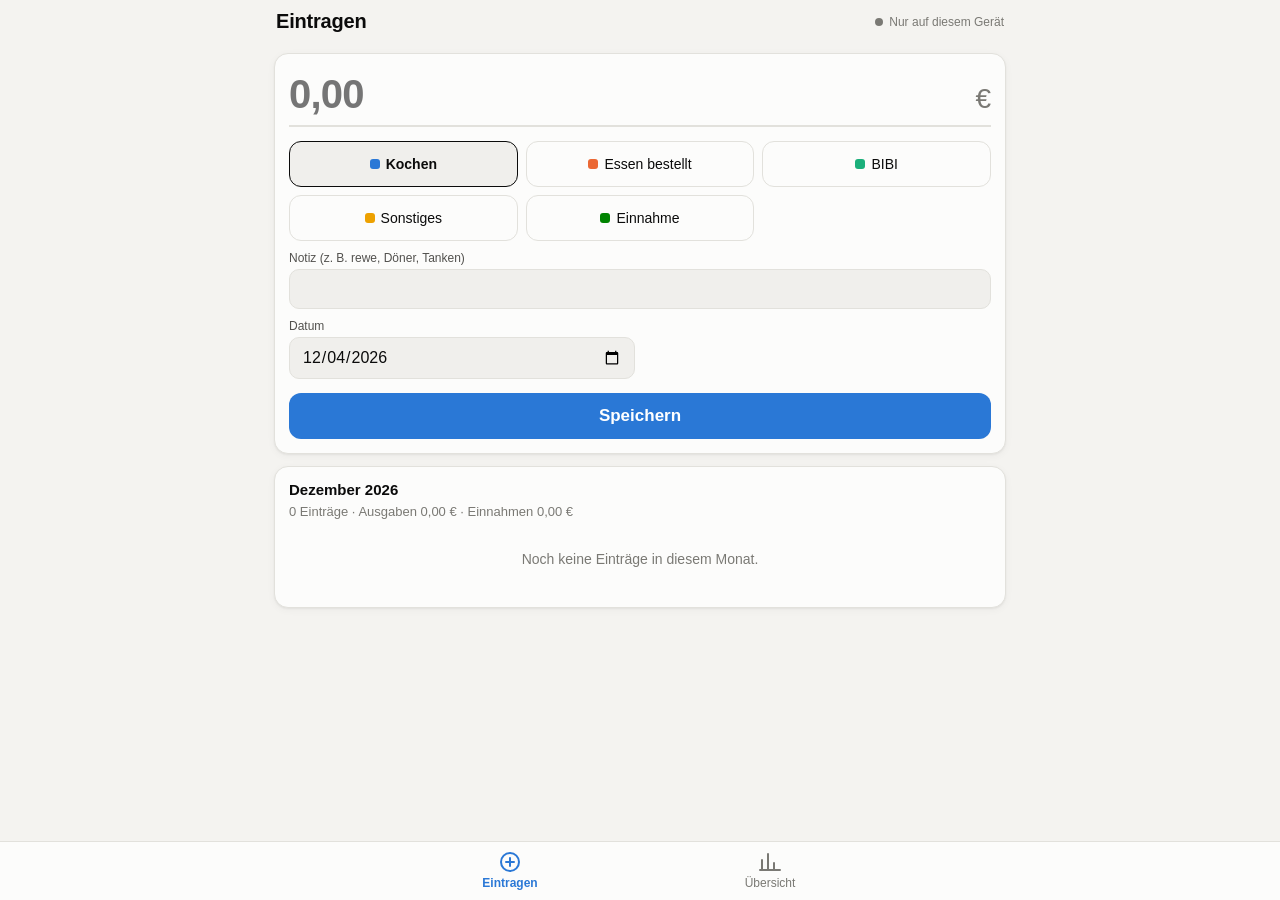
<file: index.html>
<!DOCTYPE html>
<html lang="de">
<head>
<meta charset="utf-8">
<meta name="viewport" content="width=device-width, initial-scale=1, viewport-fit=cover">
<meta name="theme-color" content="#f4f3f0" media="(prefers-color-scheme: light)">
<meta name="theme-color" content="#111110" media="(prefers-color-scheme: dark)">
<meta name="apple-mobile-web-app-capable" content="yes">
<meta name="apple-mobile-web-app-status-bar-style" content="default">
<meta name="apple-mobile-web-app-title" content="Ausgaben">
<meta name="robots" content="noindex, nofollow, noarchive">
<meta name="googlebot" content="noindex, nofollow">
<link rel="manifest" href="manifest.webmanifest">
<link rel="icon" href="icon.svg" type="image/svg+xml">
<link rel="apple-touch-icon" href="icon-192.png">
<link rel="stylesheet" href="app.css">
<title>Ausgaben – Eintragen</title>
</head>
<body>
<header class="top">
  <h1>Eintragen</h1>
  <div class="sync-badge" id="sync"></div>
</header>

<main>
  <form class="card" id="form" autocomplete="off">
    <div class="amount-row">
      <input id="amount" inputmode="decimal" placeholder="0,00" aria-label="Betrag in Euro" enterkeyhint="done">
      <span class="cur">€</span>
    </div>

    <div class="chips" id="chips" role="group" aria-label="Kategorie"></div>

    <div class="field">
      <label for="label">Notiz (z. B. rewe, Döner, Tanken)</label>
      <input id="label" list="labels" maxlength="60" enterkeyhint="done">
      <datalist id="labels"></datalist>
    </div>

    <div class="row2">
      <div class="field">
        <label for="date">Datum</label>
        <input id="date" type="date">
      </div>
      <div class="field" id="rlwrap">
        <label>&nbsp;</label>
        <label class="toggle" style="margin-top:6px"><input type="checkbox" id="rl"> aus Rücklage bezahlt</label>
      </div>
    </div>

    <button class="btn primary" id="save" type="submit">Speichern</button>
    <div class="btn-row" id="editbar" hidden>
      <button class="btn small" type="button" id="cancel">Abbrechen</button>
      <button class="btn small danger" type="button" id="del">Löschen</button>
    </div>
  </form>

  <section class="card">
    <h2 id="listhead">Diesen Monat</h2>
    <div id="totals" class="small muted" style="margin:-4px 0 6px"></div>
    <div id="list"></div>
  </section>
</main>

<nav class="tabbar">
  <a href="index.html" aria-current="page">
    <svg viewBox="0 0 24 24" fill="none" stroke="currentColor" stroke-width="2" stroke-linecap="round"><circle cx="12" cy="12" r="9"/><path d="M12 8v8M8 12h8"/></svg>
    Eintragen
  </a>
  <a href="dashboard.html">
    <svg viewBox="0 0 24 24" fill="none" stroke="currentColor" stroke-width="2" stroke-linecap="round"><path d="M4 20V10M10 20V4M16 20v-7M22 20H2"/></svg>
    Übersicht
  </a>
</nav>

<script src="app.js"></script>
<script>
(function () {
  const { CATS, CAT, el, eur, parseAmount, todayISO, monthOf, monthLabel } = App;
  const $ = s => document.querySelector(s);
  const amount = $('#amount'), label = $('#label'), date = $('#date'), rl = $('#rl');
  let cat = 'kochen', editing = null;

  App.mountSyncBadge($('#sync'));

  // Kategorie-Chips
  const chips = $('#chips');
  CATS.forEach(c => chips.append(el('button', {
    type: 'button', class: 'chip', 'data-cat': c.id, 'aria-pressed': c.id === cat ? 'true' : 'false',
    onclick: () => setCat(c.id)
  }, el('span', { class: 'sw', style: `background:${c.color}` }), c.name)));
  function setCat(id) {
    cat = id;
    chips.querySelectorAll('.chip').forEach(b => b.setAttribute('aria-pressed', b.dataset.cat === id ? 'true' : 'false'));
    $('#rlwrap').style.visibility = CAT[id].rl ? 'visible' : 'hidden';
    if (!CAT[id].rl) rl.checked = false;
    const dl = $('#labels'); dl.replaceChildren(...App.labelsFor(id).map(v => el('option', { value: v })));
  }

  function reset() {
    editing = null;
    amount.value = ''; label.value = ''; rl.checked = false; date.value = todayISO();
    $('#save').textContent = 'Speichern'; $('#editbar').hidden = true;
  }

  $('#form').addEventListener('submit', ev => {
    ev.preventDefault();
    const v = parseAmount(amount.value);
    if (!(v > 0)) { amount.focus(); App.toast('Bitte einen Betrag eingeben'); return; }
    const entry = { cat, amount: v, label: label.value.trim(), date: date.value || todayISO(), rl: CAT[cat].rl && rl.checked };
    if (editing) entry.id = editing;
    App.upsert(entry);
    App.toast(`${editing ? 'Geändert' : 'Gespeichert'}: ${eur(v)} · ${CAT[cat].name}`);
    reset();
    amount.focus();
  });
  $('#cancel').onclick = reset;
  $('#del').onclick = () => {
    if (editing && confirm('Eintrag löschen?')) { App.remove(editing); App.toast('Gelöscht'); reset(); }
  };

  function edit(e) {
    editing = e.id;
    amount.value = String(e.amount).replace('.', ',');
    label.value = e.label || ''; date.value = e.date; setCat(e.cat); rl.checked = !!e.rl;
    $('#save').textContent = 'Änderung speichern'; $('#editbar').hidden = false;
    window.scrollTo({ top: 0, behavior: 'smooth' });
  }

  function render() {
    const ym = monthOf(todayISO());
    const s = App.summary(ym);
    $('#listhead').textContent = monthLabel(ym);
    $('#totals').textContent = `${s.list.length} Einträge · Ausgaben ${eur(s.variabelReal)} · Einnahmen ${eur(s.einnahmen)}`;
    const list = $('#list');
    if (!s.list.length) { list.replaceChildren(el('div', { class: 'empty' }, 'Noch keine Einträge in diesem Monat.')); return; }
    const byDay = new Map();
    s.list.forEach(e => { if (!byDay.has(e.date)) byDay.set(e.date, []); byDay.get(e.date).push(e); });
    const frag = [];
    for (const [d, items] of byDay) {
      const dt = new Date(d + 'T12:00');
      const out = items.filter(i => !CAT[i.cat].income).reduce((a, i) => a + i.amount, 0);
      frag.push(el('div', { class: 'day' },
        el('div', { class: 'day-head' },
          el('span', {}, dt.toLocaleDateString('de-DE', { weekday: 'short', day: '2-digit', month: '2-digit' })),
          el('span', {}, out ? eur(out) : '')),
        items.map(e => el('div', { class: 'entry', tabindex: '0', onclick: () => edit(e), onkeydown: k => { if (k.key === 'Enter') edit(e); } },
          el('span', { class: 'sw', style: `background:${CAT[e.cat].color}` }),
          el('div', { class: 'lbl' },
            el('b', {}, e.label || CAT[e.cat].name),
            el('span', {}, CAT[e.cat].name, e.rl ? el('span', { class: 'tag' }, 'Rücklage') : null)),
          el('span', { class: 'amt' + (CAT[e.cat].income ? ' inc' : '') }, (CAT[e.cat].income ? '+' : '') + eur(e.amount))
        ))));
    }
    list.replaceChildren(...frag);
  }

  App.onChange(render);
  setCat(cat); reset(); render();
})();
</script>
</body>
</html>
</file>
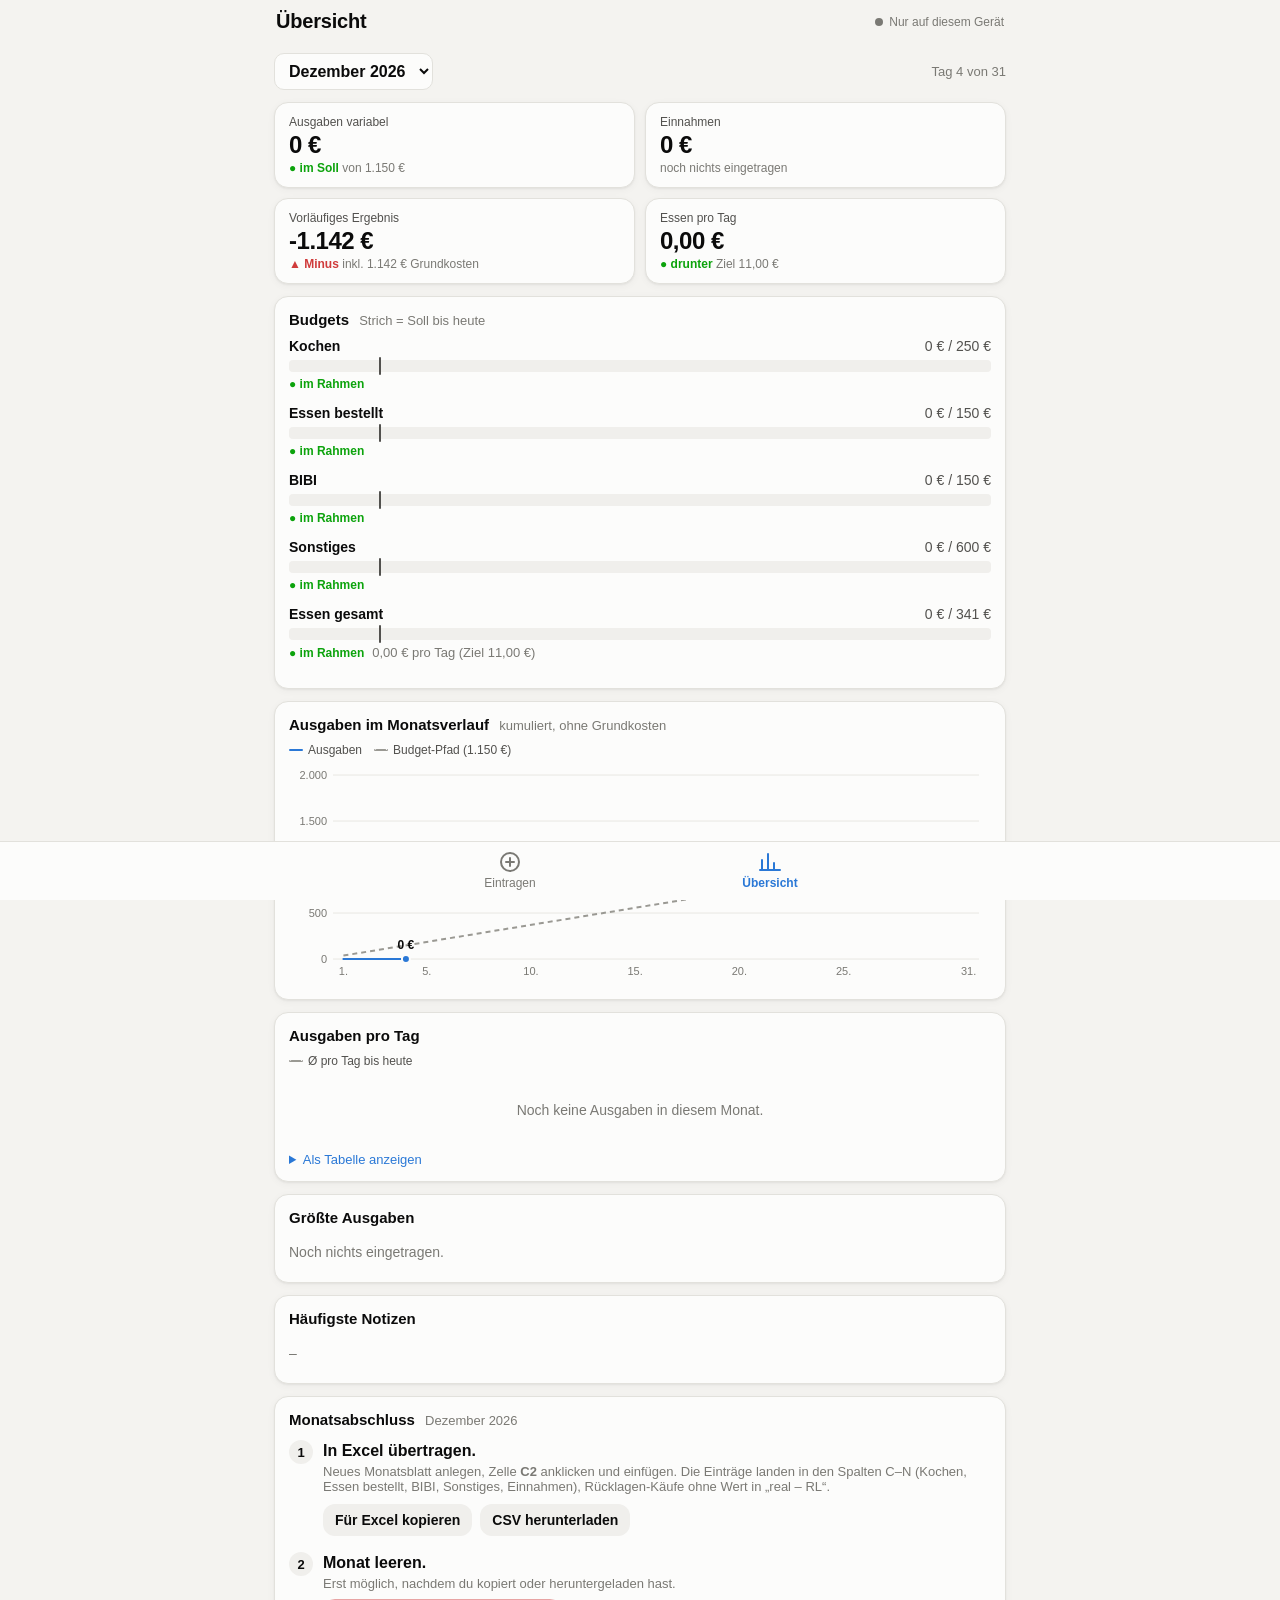
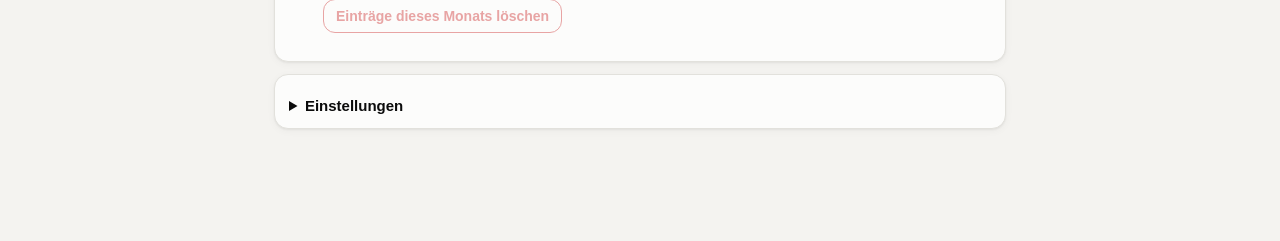
<file: dashboard.html>
<!DOCTYPE html>
<html lang="de">
<head>
<meta charset="utf-8">
<meta name="viewport" content="width=device-width, initial-scale=1, viewport-fit=cover">
<meta name="theme-color" content="#f4f3f0" media="(prefers-color-scheme: light)">
<meta name="theme-color" content="#111110" media="(prefers-color-scheme: dark)">
<meta name="apple-mobile-web-app-capable" content="yes">
<meta name="apple-mobile-web-app-title" content="Ausgaben">
<meta name="robots" content="noindex, nofollow, noarchive">
<meta name="googlebot" content="noindex, nofollow">
<link rel="manifest" href="manifest.webmanifest">
<link rel="icon" href="icon.svg" type="image/svg+xml">
<link rel="apple-touch-icon" href="icon-192.png">
<link rel="stylesheet" href="app.css">
<title>Ausgaben – Übersicht</title>
</head>
<body>
<header class="top">
  <h1>Übersicht</h1>
  <div class="sync-badge" id="sync"></div>
</header>

<main>
  <div class="monthbar">
    <select id="month" aria-label="Monat wählen"></select>
    <span class="small muted" id="daynote"></span>
  </div>

  <div class="tiles" id="tiles"></div>

  <section class="card">
    <h2>Budgets <span class="sub">Strich = Soll bis heute</span></h2>
    <div id="budgets"></div>
  </section>

  <section class="card">
    <h2>Ausgaben im Monatsverlauf <span class="sub">kumuliert, ohne Grundkosten</span></h2>
    <div class="legend" id="cumLegend"></div>
    <div class="chart" id="cum"></div>
  </section>

  <section class="card">
    <h2>Ausgaben pro Tag</h2>
    <div class="legend" id="dayLegend"></div>
    <div class="chart" id="daily"></div>
    <details><summary>Als Tabelle anzeigen</summary><div id="dailyTable" style="overflow-x:auto;margin-top:8px"></div></details>
  </section>

  <section class="card">
    <h2>Größte Ausgaben</h2>
    <ul class="toplist" id="top"></ul>
  </section>

  <section class="card">
    <h2>Häufigste Notizen</h2>
    <ul class="toplist" id="freq"></ul>
  </section>

  <section class="card" id="close">
    <h2>Monatsabschluss <span class="sub" id="closeMonth"></span></h2>
    <ol class="steps">
      <li id="st1">
        <b>In Excel übertragen.</b>
        <div class="small muted" style="margin:4px 0 8px">Neues Monatsblatt anlegen, Zelle <b>C2</b> anklicken und einfügen. Die Einträge landen in den Spalten C–N (Kochen, Essen bestellt, BIBI, Sonstiges, Einnahmen), Rücklagen-Käufe ohne Wert in „real – RL“.</div>
        <div class="btn-row">
          <button class="btn small" id="copy">Für Excel kopieren</button>
          <button class="btn small" id="dlcsv">CSV herunterladen</button>
        </div>
        <div class="small" id="overflow" style="color:var(--critical);margin-top:6px" hidden></div>
      </li>
      <li id="st2">
        <b>Monat leeren.</b>
        <div class="small muted" style="margin:4px 0 8px">Erst möglich, nachdem du kopiert oder heruntergeladen hast.</div>
        <button class="btn small danger" id="clear" disabled>Einträge dieses Monats löschen</button>
      </li>
    </ol>
  </section>

  <section class="card">
    <details id="settingsBox">
      <summary style="font-size:15px;font-weight:600;color:var(--text-primary)">Einstellungen</summary>
      <form id="settings" autocomplete="off">
        <div class="row2">
          <div class="field"><label for="s_grund">Grundkosten / Monat (€)</label><input id="s_grund" inputmode="decimal"></div>
          <div class="field"><label for="s_tag">Essen max. pro Tag (€)</label><input id="s_tag" inputmode="decimal"></div>
        </div>
        <div class="row2">
          <div class="field"><label for="s_kochen">Budget Kochen</label><input id="s_kochen" inputmode="decimal"></div>
          <div class="field"><label for="s_essen">Budget Essen bestellt</label><input id="s_essen" inputmode="decimal"></div>
        </div>
        <div class="row2">
          <div class="field"><label for="s_bibi">Budget BIBI</label><input id="s_bibi" inputmode="decimal"></div>
          <div class="field"><label for="s_sonst">Budget Sonstiges</label><input id="s_sonst" inputmode="decimal"></div>
        </div>
        <label class="toggle"><input type="checkbox" id="s_comma"> Komma als Dezimaltrennzeichen im Export (deutsches Excel)</label>

        <div class="btn-row">
          <button class="btn small" type="submit" style="background:var(--accent);color:var(--accent-ink)">Speichern</button>
        </div>
        <h2 style="margin:20px 0 4px">Datensicherung</h2>
        <div class="small muted">Deine Einträge liegen nur auf diesem Gerät. Ab und zu ein Backup speichern (z. B. in iCloud/Google Drive).</div>
        <div class="btn-row">
          <button class="btn small" type="button" id="backup">Backup speichern</button>
          <button class="btn small" type="button" id="restore">Backup einspielen</button>
          <input type="file" id="restoreFile" accept=".json,application/json" hidden>
        </div>
      </form>
    </details>
  </section>
</main>

<nav class="tabbar">
  <a href="index.html">
    <svg viewBox="0 0 24 24" fill="none" stroke="currentColor" stroke-width="2" stroke-linecap="round"><circle cx="12" cy="12" r="9"/><path d="M12 8v8M8 12h8"/></svg>
    Eintragen
  </a>
  <a href="dashboard.html" aria-current="page">
    <svg viewBox="0 0 24 24" fill="none" stroke="currentColor" stroke-width="2" stroke-linecap="round"><path d="M4 20V10M10 20V4M16 20v-7M22 20H2"/></svg>
    Übersicht
  </a>
</nav>

<script src="app.js"></script>
<script>
(function () {
  const { CATS, CAT, EXPENSE_CATS, el, eur, eur0, parseAmount, todayISO, monthOf, monthLabel } = App;
  const $ = s => document.querySelector(s);
  const NS = 'http://www.w3.org/2000/svg';
  const sv = (tag, attrs = {}) => { const n = document.createElementNS(NS, tag); for (const [k, v] of Object.entries(attrs)) n.setAttribute(k, v); return n; };
  let ym = monthOf(todayISO());

  App.mountSyncBadge($('#sync'));

  /* ---------- Monat ---------- */
  function fillMonths() {
    const sel = $('#month');
    const ms = App.months();
    if (!ms.includes(ym)) ym = ms[0];
    sel.replaceChildren(...ms.map(m => el('option', { value: m, selected: m === ym }, monthLabel(m))));
  }
  $('#month').onchange = e => { ym = e.target.value; render(); };

  /* ---------- Kacheln ---------- */
  function tile(k, v, d, status) {
    return el('div', { class: 'tile' }, el('div', { class: 'k' }, k), el('div', { class: 'v' }, v),
      el('div', { class: 'd' }, status || null, d ? ' ' + d : null));
  }
  function statusEl(kind, text) {
    const icon = { good: '●', crit: '▲', warn: '◆' }[kind];
    return el('span', { class: 'status ' + kind }, icon + ' ' + text);
  }

  /* ---------- Budgets ---------- */
  function budgets(s) {
    const box = $('#budgets'); box.replaceChildren();
    const pace = s.isCurrent ? s.dayNow / s.days : 1;
    const rows = [
      ...EXPENSE_CATS.map(c => ({ name: c.name, color: c.color, val: c.rl ? s.by[c.id].ohneRL : s.by[c.id].real, budget: App.settings.budgets[c.id] || 0, note: c.rl && s.by[c.id].real !== s.by[c.id].ohneRL ? `+ ${eur(s.by[c.id].real - s.by[c.id].ohneRL)} aus Rücklagen` : '' })),
      { name: 'Essen gesamt', color: 'var(--text-secondary)', val: s.essen, budget: App.settings.essenProTag * s.days, note: `${eur(s.essenProTag)} pro Tag (Ziel ${eur(App.settings.essenProTag)})` },
    ];
    for (const r of rows) {
      const max = Math.max(r.budget, r.val) || 1;
      const within = Math.min(r.val, r.budget || r.val);
      const over = r.budget ? Math.max(0, r.val - r.budget) : 0;
      const ratio = r.budget ? r.val / (r.budget * pace) : 0;
      const st = !r.budget ? null : r.val > r.budget ? statusEl('crit', 'über Budget') : ratio > 1.05 ? statusEl('warn', 'über Soll') : statusEl('good', 'im Rahmen');
      const track = el('div', { class: 'track', role: 'img', 'aria-label': `${r.name}: ${eur(r.val)} von ${eur(r.budget)}` },
        el('div', { class: 'fill', style: `width:${within / max * 100}%;background:${r.color}` }),
        over ? el('div', { class: 'over', style: `left:calc(${within / max * 100}% + 2px);width:calc(${over / max * 100}% - 2px)` }) : null,
        r.budget && s.isCurrent ? el('div', { class: 'pace', style: `left:calc(${r.budget * pace / max * 100}% - 1px)`, title: `Soll bis heute: ${eur(r.budget * pace)}` }) : null);
      box.append(el('div', { class: 'budget' },
        el('div', { class: 'bh' }, el('b', {}, r.name), el('span', { class: 'val' }, `${eur0(r.val)} / ${r.budget ? eur0(r.budget) : '–'}`)),
        track,
        el('div', { class: 'small muted', style: 'margin-top:5px;display:flex;gap:8px;flex-wrap:wrap' }, st, r.note || null)));
    }
  }

  /* ---------- Diagramm-Helfer ---------- */
  function niceMax(v) {
    if (v <= 0) return 100;
    const p = Math.pow(10, Math.floor(Math.log10(v))); const n = v / p;
    return (n <= 1 ? 1 : n <= 2 ? 2 : n <= 2.5 ? 2.5 : n <= 5 ? 5 : 10) * p;
  }
  function tipBox(container) {
    let t = container.querySelector('.tip');
    if (!t) { t = el('div', { class: 'tip', role: 'tooltip' }); container.append(t); }
    return t;
  }
  function showTip(container, x, y, title, rows) {
    const t = tipBox(container);
    t.replaceChildren(el('div', { class: 't' }, title), ...rows.map(r => el('div', { class: 'r' },
      el('span', {}, r.color ? el('i', { style: `background:${r.color}` + (r.dash ? ';height:0;border-top:2px dashed ' + r.color + ';background:none;width:10px' : '') }) : null, r.label),
      el('b', {}, r.value))));
    t.style.display = 'block';
    const w = container.clientWidth, tw = t.offsetWidth;
    t.style.left = Math.max(0, Math.min(w - tw, x + 12)) + 'px';
    t.style.top = Math.max(0, y - t.offsetHeight - 8) + 'px';
  }
  const hideTip = c => { const t = c.querySelector('.tip'); if (t) t.style.display = 'none'; };
  function axes(svg, W, H, m, maxY, days) {
    const g = sv('g');
    for (let i = 0; i <= 4; i++) {
      const v = maxY * i / 4, y = m.t + (H - m.t - m.b) * (1 - i / 4);
      g.append(sv('line', { x1: m.l, x2: W - m.r, y1: y, y2: y, stroke: 'var(--grid)', 'stroke-width': 1 }));
      const tx = sv('text', { x: m.l - 6, y: y + 4, 'text-anchor': 'end' }); tx.textContent = eur0(v).replace(/\s?€/, ''); g.append(tx);
    }
    const ticks = [1, 5, 10, 15, 20, 25, days];
    const xs = (W - m.l - m.r) / days;
    ticks.forEach(d => { const tx = sv('text', { x: m.l + (d - .5) * xs, y: H - m.b + 16, 'text-anchor': 'middle' }); tx.textContent = d + '.'; g.append(tx); });
    svg.append(g);
  }

  /* ---------- Kumuliert ---------- */
  function cumulative(s) {
    const box = $('#cum'); box.replaceChildren();
    const W = Math.max(300, box.clientWidth || 600), H = 220, m = { l: 44, r: 12, t: 10, b: 26 };
    const days = s.days, lastDay = s.isCurrent ? s.dayNow : days;
    const daily = new Array(days + 1).fill(0);
    s.list.forEach(e => { if (!CAT[e.cat].income) daily[+e.date.slice(8, 10)] += e.amount; });
    const cum = []; let acc = 0;
    for (let d = 1; d <= days; d++) { acc += daily[d]; cum[d] = acc; }
    const budgetTotal = EXPENSE_CATS.reduce((a, c) => a + (App.settings.budgets[c.id] || 0), 0);
    const maxY = niceMax(Math.max(budgetTotal, cum[lastDay] || 0));
    const xs = (W - m.l - m.r) / days;
    const X = d => m.l + (d - .5) * xs, Y = v => m.t + (H - m.t - m.b) * (1 - v / maxY);
    const svg = sv('svg', { viewBox: `0 0 ${W} ${H}`, role: 'img', 'aria-label': `Kumulierte Ausgaben ${monthLabel(ym)}: ${eur(cum[lastDay])} von ${eur(budgetTotal)} Budget` });
    axes(svg, W, H, m, maxY, days);
    svg.append(sv('line', { x1: X(1), y1: Y(budgetTotal / days), x2: X(days), y2: Y(budgetTotal), stroke: 'var(--plan)', 'stroke-width': 2, 'stroke-dasharray': '5 4' }));
    let dPath = ''; for (let d = 1; d <= lastDay; d++) dPath += (d === 1 ? 'M' : 'L') + X(d).toFixed(1) + ',' + Y(cum[d]).toFixed(1);
    svg.append(sv('path', { d: dPath, fill: 'none', stroke: 'var(--accent)', 'stroke-width': 2, 'stroke-linejoin': 'round', 'stroke-linecap': 'round' }));
    // Endpunkt + Direktbeschriftung
    svg.append(sv('circle', { cx: X(lastDay), cy: Y(cum[lastDay]), r: 4, fill: 'var(--accent)', stroke: 'var(--surface-1)', 'stroke-width': 2 }));
    const lbl = sv('text', { x: Math.min(X(lastDay), W - m.r - 4), y: Y(cum[lastDay]) - 10, 'text-anchor': lastDay > days * .7 ? 'end' : 'middle', style: 'fill:var(--text-primary);font-weight:600;font-size:12px' });
    lbl.textContent = eur0(cum[lastDay]); svg.append(lbl);
    // Crosshair
    const hair = sv('line', { y1: m.t, y2: H - m.b, stroke: 'var(--text-muted)', 'stroke-width': 1, visibility: 'hidden' });
    const dot = sv('circle', { r: 4, fill: 'var(--accent)', stroke: 'var(--surface-1)', 'stroke-width': 2, visibility: 'hidden' });
    svg.append(hair, dot);
    const hit = sv('rect', { x: m.l, y: m.t, width: W - m.l - m.r, height: H - m.t - m.b, fill: 'transparent', tabindex: 0 });
    const move = ev => {
      const r = svg.getBoundingClientRect(); const px = (ev.clientX - r.left) * W / r.width;
      const d = Math.max(1, Math.min(days, Math.round((px - m.l) / xs + .5)));
      hair.setAttribute('x1', X(d)); hair.setAttribute('x2', X(d)); hair.setAttribute('visibility', 'visible');
      const rows = [];
      if (d <= lastDay) { dot.setAttribute('cx', X(d)); dot.setAttribute('cy', Y(cum[d])); dot.setAttribute('visibility', 'visible'); rows.push({ color: 'var(--accent)', label: 'Ausgaben', value: eur(cum[d]) }); }
      else dot.setAttribute('visibility', 'hidden');
      rows.push({ color: 'var(--plan)', dash: true, label: 'Budget-Pfad', value: eur(budgetTotal * d / days) });
      if (d <= lastDay) rows.push({ label: 'an diesem Tag', value: eur(daily[d]) });
      showTip(box, X(d) * r.width / W, Y(d <= lastDay ? cum[d] : budgetTotal * d / days) * r.height / H, `${d}. ${monthLabel(ym)}`, rows);
    };
    hit.addEventListener('pointermove', move); hit.addEventListener('pointerdown', move);
    hit.addEventListener('pointerleave', () => { hair.setAttribute('visibility', 'hidden'); dot.setAttribute('visibility', 'hidden'); hideTip(box); });
    svg.append(hit);
    box.append(svg);
    $('#cumLegend').replaceChildren(
      el('span', {}, el('i', { class: 'line', style: 'background:var(--accent)' }), 'Ausgaben'),
      el('span', {}, el('i', { class: 'dash' }), `Budget-Pfad (${eur0(budgetTotal)})`));
  }

  /* ---------- Tagesbalken (Summe pro Tag) ---------- */
  function topRounded(x, y, w, h, r) {
    r = Math.min(r, h, w / 2);
    return `M${x},${y + h}V${y + r}Q${x},${y} ${x + r},${y}H${x + w - r}Q${x + w},${y} ${x + w},${y + r}V${y + h}Z`;
  }
  function daily(s) {
    const box = $('#daily'); box.replaceChildren();
    const W = Math.max(300, box.clientWidth || 600), H = 200, m = { l: 44, r: 12, t: 10, b: 26 };
    const days = s.days;
    const tot = new Array(days + 1).fill(0);
    s.list.forEach(e => { if (!CAT[e.cat].income) tot[+e.date.slice(8, 10)] += e.amount; });
    const maxY = niceMax(Math.max(...tot.slice(1), 10));
    const avg = tot.slice(1, s.dayNow + 1).reduce((a, v) => a + v, 0) / s.dayNow;
    const xs = (W - m.l - m.r) / days, bw = Math.max(3, xs - 3);
    const Yh = v => (H - m.t - m.b) * v / maxY, base = H - m.b;
    const svg = sv('svg', { viewBox: `0 0 ${W} ${H}`, role: 'img', 'aria-label': `Ausgaben pro Tag ${monthLabel(ym)}, Durchschnitt ${eur(avg)}` });
    axes(svg, W, H, m, maxY, days);
    for (let d = 1; d <= days; d++) {
      if (!tot[d]) continue;
      const x = m.l + (d - 1) * xs + (xs - bw) / 2, h = Math.max(1, Yh(tot[d]));
      svg.append(sv('path', { d: topRounded(x, base - h, bw, h, 3), fill: 'var(--accent)' }));
      const hit = sv('rect', { x: m.l + (d - 1) * xs, y: m.t, width: xs, height: H - m.t - m.b, fill: 'transparent', tabindex: 0 });
      const show = () => {
        const r = svg.getBoundingClientRect();
        const n = s.list.filter(e => !CAT[e.cat].income && +e.date.slice(8, 10) === d).length;
        showTip(box, (x + bw / 2) * r.width / W, (base - h) * r.height / H, `${d}. ${monthLabel(ym)}`,
          [{ color: 'var(--accent)', label: 'Ausgaben', value: eur(tot[d]) }, { label: 'Einträge', value: String(n) }]);
      };
      hit.addEventListener('pointerenter', show); hit.addEventListener('pointerdown', show); hit.addEventListener('focus', show);
      hit.addEventListener('pointerleave', () => hideTip(box)); hit.addEventListener('blur', () => hideTip(box));
      svg.append(hit);
    }
    // Durchschnittslinie
    if (avg > 0) {
      const y = base - Yh(avg);
      svg.append(sv('line', { x1: m.l, x2: W - m.r, y1: y, y2: y, stroke: 'var(--plan)', 'stroke-width': 1.5, 'stroke-dasharray': '4 4', 'pointer-events': 'none' }));
      const t = sv('text', { x: W - m.r, y: y - 5, 'text-anchor': 'end', style: 'fill:var(--text-secondary);font-size:11px' }); t.textContent = `Ø ${eur0(avg)}`; svg.append(t);
    }
    box.append(svg);
    $('#dayLegend').replaceChildren(el('span', {}, el('i', { class: 'dash' }), `Ø pro Tag bis heute`));
    const rows = [];
    for (let d = 1; d <= days; d++) if (tot[d]) rows.push(el('tr', {}, el('td', {}, `${d}.`), el('td', {}, eur(tot[d]))));
    $('#dailyTable').replaceChildren(rows.length ? el('table', { class: 'data' },
      el('thead', {}, el('tr', {}, el('th', {}, 'Tag'), el('th', {}, 'Ausgaben'))), el('tbody', {}, rows)) : el('div', { class: 'muted small' }, 'Keine Ausgaben.'));
    if (!rows.length) { box.replaceChildren(el('div', { class: 'empty' }, 'Noch keine Ausgaben in diesem Monat.')); }
  }

  /* ---------- Listen ---------- */
  function lists(s) {
    const exp = s.list.filter(e => !CAT[e.cat].income);
    const top = exp.slice().sort((a, b) => b.amount - a.amount).slice(0, 6);
    $('#top').replaceChildren(...(top.length ? top.map(e => el('li', {},
      el('span', {}, el('i', { style: `background:${CAT[e.cat].color}` }), `${e.label || CAT[e.cat].name}`, el('span', { class: 'muted small' }, new Date(e.date + 'T12:00').toLocaleDateString('de-DE', { day: '2-digit', month: '2-digit' }))),
      el('b', {}, eur(e.amount)))) : [el('li', { class: 'muted' }, 'Noch nichts eingetragen.')]));
    const f = new Map();
    exp.forEach(e => { const k = (e.label || CAT[e.cat].name).trim().toLowerCase(); const o = f.get(k) || { name: e.label || CAT[e.cat].name, n: 0, sum: 0, cat: e.cat }; o.n++; o.sum += e.amount; f.set(k, o); });
    const freq = [...f.values()].sort((a, b) => b.n - a.n || b.sum - a.sum).slice(0, 6);
    $('#freq').replaceChildren(...(freq.length ? freq.map(o => el('li', {},
      el('span', {}, el('i', { style: `background:${CAT[o.cat].color}` }), o.name, el('span', { class: 'muted small' }, `${o.n}×`)),
      el('b', {}, eur(o.sum)))) : [el('li', { class: 'muted' }, '–')]));
  }

  /* ---------- Monatsabschluss ---------- */
  function closeSection(s) {
    $('#closeMonth').textContent = monthLabel(ym);
    const exported = !!App.settings.lastExport[ym];
    $('#st1').classList.toggle('done', exported);
    $('#clear').disabled = !exported || !s.list.length;
    const blk = App.excelBlock(ym);
    const of = $('#overflow');
    of.hidden = !blk.overflow;
    of.textContent = blk.overflow ? `Achtung: ${blk.rows} Zeilen – dein Monatsblatt hat nur Platz für 53 (Zeile 2–54). Zeilen darüber hinaus unten einfügen oder zusammenfassen.` : '';
  }
  $('#copy').onclick = async () => {
    const blk = App.excelBlock(ym);
    if (!blk.rows) { App.toast('Keine Einträge in diesem Monat'); return; }
    if (await App.copyText(blk.text)) { App.markExported(ym); App.toast(`${blk.rows} Zeilen kopiert – in Excel bei C2 einfügen`); render(); }
    else App.toast('Kopieren nicht möglich – bitte CSV nutzen');
  };
  $('#dlcsv').onclick = () => {
    App.download(`ausgaben-${ym}.csv`, App.csv(ym));
    App.markExported(ym); render();
  };
  $('#clear').onclick = async () => {
    const n = App.entriesOf(ym).length;
    if (!confirm(`Alle ${n} Einträge aus ${monthLabel(ym)} löschen? Das lässt sich nicht rückgängig machen.`)) return;
    try { if (App.Sync.enabled()) { await App.Sync.archive(ym); } }
    catch (e) { if (!confirm('Archiv im Repo konnte nicht gespeichert werden. Trotzdem löschen?')) return; }
    App.clearMonth(ym);
    App.toast(`${monthLabel(ym)} geleert`);
    render();
  };

  /* ---------- Einstellungen ---------- */
  const ids = { s_grund: 'grundkosten', s_tag: 'essenProTag' };
  const bids = { s_kochen: 'kochen', s_essen: 'essen', s_bibi: 'bibi', s_sonst: 'sonstiges' };
  const num = v => String(v).replace('.', ',');
  function fillSettings() {
    const st = App.settings;
    for (const [id, k] of Object.entries(ids)) $('#' + id).value = num(st[k]);
    for (const [id, k] of Object.entries(bids)) $('#' + id).value = num(st.budgets[k]);
    $('#s_comma').checked = st.decimalComma;
  }
  $('#settings').addEventListener('submit', ev => {
    ev.preventDefault();
    const st = App.settings;
    const patch = { budgets: { ...st.budgets }, sync: { ...st.sync }, decimalComma: $('#s_comma').checked };
    for (const [id, k] of Object.entries(ids)) { const v = parseAmount($('#' + id).value); if (v >= 0) patch[k] = v; }
    for (const [id, k] of Object.entries(bids)) { const v = parseAmount($('#' + id).value); if (v >= 0) patch.budgets[k] = v; }
    App.saveSettings(patch);
    App.toast('Einstellungen gespeichert');
    render();
  });
  $('#backup').onclick = () => App.download(`ausgaben-backup-${todayISO()}.json`, localStorage.getItem('ausgaben.v1') || '{"entries":[]}', 'application/json');
  $('#restore').onclick = () => $('#restoreFile').click();
  $('#restoreFile').onchange = async ev => {
    const f = ev.target.files[0]; if (!f) return;
    try {
      const n = App.importBackup(JSON.parse(await f.text()));
      App.toast(`${n} Einträge eingespielt`); render();
    } catch (e) { App.toast('Datei konnte nicht gelesen werden'); }
    ev.target.value = '';
  };

  /* ---------- Render ---------- */
  function render() {
    fillMonths();
    const s = App.summary(ym);
    $('#daynote').textContent = s.isCurrent ? `Tag ${s.dayNow} von ${s.days}` : 'abgeschlossener Monat';
    const t = $('#tiles');
    const budgetTotal = EXPENSE_CATS.reduce((a, c) => a + (App.settings.budgets[c.id] || 0), 0);
    const variabelSoll = budgetTotal * (s.isCurrent ? s.dayNow / s.days : 1);
    t.replaceChildren(
      tile('Ausgaben variabel', eur0(s.variabelReal), `von ${eur0(budgetTotal)}`, s.variabelOhneRL > variabelSoll * 1.05 ? statusEl('warn', 'über Soll') : statusEl('good', 'im Soll')),
      tile('Einnahmen', eur0(s.einnahmen), s.einnahmen ? `Ziel ${eur0(App.settings.einnahmenZiel)}` : 'noch nichts eingetragen'),
      tile('Vorläufiges Ergebnis', (s.ergebnis >= 0 ? '+' : '') + eur0(s.ergebnis), `inkl. ${eur0(App.settings.grundkosten)} Grundkosten`, s.ergebnis >= 0 ? statusEl('good', 'Plus') : statusEl('crit', 'Minus')),
      tile('Essen pro Tag', eur(s.essenProTag), `Ziel ${eur(App.settings.essenProTag)}`, s.essenProTag > App.settings.essenProTag ? statusEl('crit', 'drüber') : statusEl('good', 'drunter')),
    );
    budgets(s); cumulative(s); daily(s); lists(s); closeSection(s);
  }
  let rT; window.addEventListener('resize', () => { clearTimeout(rT); rT = setTimeout(render, 150); });
  App.onChange(render);
  fillSettings(); render();
})();
</script>
</body>
</html>
</file>
<file: app.css>
:root {
  color-scheme: light;
  --surface-0: #f4f3f0;
  --surface-1: #fcfcfb;
  --surface-2: #f0efec;
  --border: #e2e1dc;
  --text-primary: #0b0b0b;
  --text-secondary: #52514e;
  --text-muted: #7a7974;
  --accent: #2a78d6;
  --accent-ink: #ffffff;
  --series-1: #2a78d6; /* Kochen */
  --series-2: #eb6834; /* Essen bestellt */
  --series-3: #1baf7a; /* BIBI */
  --series-4: #eda100; /* Sonstiges */
  --income: #008300;
  --plan: #9a9993;
  --good: #0ca30c;
  --warning: #fab219;
  --critical: #d03b3b;
  --grid: #e8e7e2;
  --radius: 14px;
  --shadow: 0 1px 2px rgba(0,0,0,.05), 0 2px 8px rgba(0,0,0,.04);
}
@media (prefers-color-scheme: dark) {
  :root {
    color-scheme: dark;
    --surface-0: #111110;
    --surface-1: #1a1a19;
    --surface-2: #242422;
    --border: #33332f;
    --text-primary: #f0efec;
    --text-secondary: #c3c2b7;
    --text-muted: #8f8e86;
    --accent: #3987e5;
    --series-1: #3987e5;
    --series-2: #d95926;
    --series-3: #199e70;
    --series-4: #c98500;
    --income: #0ca30c;
    --plan: #6d6c66;
    --grid: #2c2c29;
    --shadow: none;
  }
}
* { box-sizing: border-box; }
html, body { margin: 0; }
body {
  font-family: -apple-system, BlinkMacSystemFont, "Segoe UI", Roboto, Arial, sans-serif;
  background: var(--surface-0);
  color: var(--text-primary);
  -webkit-font-smoothing: antialiased;
  padding-bottom: calc(76px + env(safe-area-inset-bottom));
}
main { max-width: 760px; margin: 0 auto; padding: 12px 14px 24px; }
header.top {
  position: sticky; top: 0; z-index: 5;
  background: var(--surface-0);
  padding: calc(10px + env(safe-area-inset-top)) 16px 8px;
  display: flex; align-items: center; justify-content: space-between; gap: 8px;
  max-width: 760px; margin: 0 auto;
}
header.top h1 { font-size: 20px; margin: 0; letter-spacing: -.01em; }
.sync-badge { font-size: 12px; color: var(--text-muted); display: flex; align-items: center; gap: 6px; }
.sync-badge .dot { width: 8px; height: 8px; border-radius: 50%; background: var(--text-muted); }
.sync-badge.ok .dot { background: var(--good); }
.sync-badge.err .dot { background: var(--critical); }
.sync-badge.busy .dot { background: var(--warning); }

.card {
  background: var(--surface-1);
  border: 1px solid var(--border);
  border-radius: var(--radius);
  box-shadow: var(--shadow);
  padding: 14px;
  margin-bottom: 12px;
}
.card h2 { font-size: 15px; margin: 0 0 10px; font-weight: 600; }
.card h2 .sub { font-weight: 400; color: var(--text-muted); font-size: 13px; margin-left: 6px; }
.muted { color: var(--text-muted); }
.small { font-size: 13px; }

/* Eingabe */
.amount-row { display: flex; align-items: baseline; gap: 8px; border-bottom: 2px solid var(--border); padding-bottom: 4px; }
.amount-row:focus-within { border-color: var(--accent); }
.amount-row input {
  flex: 1; min-width: 0; border: 0; background: transparent; color: var(--text-primary);
  font-size: 40px; font-weight: 600; letter-spacing: -.02em; outline: none; padding: 4px 0;
  font-variant-numeric: tabular-nums;
}
.amount-row .cur { font-size: 28px; color: var(--text-muted); }
.chips { display: grid; grid-template-columns: repeat(3, 1fr); gap: 8px; margin: 14px 0 10px; }
.chip {
  border: 1.5px solid var(--border); background: var(--surface-1); color: var(--text-primary);
  border-radius: 12px; padding: 10px 6px; font-size: 14px; font-weight: 500;
  display: flex; align-items: center; justify-content: center; gap: 6px; cursor: pointer;
  min-height: 46px;
}
.chip .sw { width: 10px; height: 10px; border-radius: 3px; flex: none; }
.chip[aria-pressed="true"] { border-color: var(--text-primary); background: var(--surface-2); font-weight: 650; }
.field { display: flex; flex-direction: column; gap: 4px; margin-top: 10px; }
.field label { font-size: 12px; color: var(--text-secondary); }
.field input, .field select {
  font: inherit; font-size: 16px; color: var(--text-primary);
  background: var(--surface-2); border: 1px solid var(--border); border-radius: 10px; padding: 10px 12px;
  width: 100%;
}
.row2 { display: grid; grid-template-columns: 1fr 1fr; gap: 10px; }
.toggle { display: flex; align-items: center; gap: 10px; margin-top: 12px; font-size: 14px; }
.toggle input { width: 20px; height: 20px; accent-color: var(--accent); }
.btn {
  font: inherit; font-size: 16px; font-weight: 600; border: 0; border-radius: 12px;
  padding: 13px 16px; cursor: pointer; background: var(--surface-2); color: var(--text-primary);
}
.btn.primary { background: var(--accent); color: var(--accent-ink); width: 100%; margin-top: 14px; font-size: 17px; }
.btn.danger { background: transparent; color: var(--critical); border: 1.5px solid var(--critical); }
.btn.small { font-size: 14px; padding: 8px 12px; }
.btn:disabled { opacity: .45; cursor: not-allowed; }
.btn-row { display: flex; gap: 8px; flex-wrap: wrap; margin-top: 10px; }

.day { margin-top: 6px; }
.day-head { display: flex; justify-content: space-between; font-size: 12px; color: var(--text-muted); padding: 10px 2px 4px; text-transform: uppercase; letter-spacing: .04em; }
.entry {
  display: flex; align-items: center; gap: 10px; padding: 10px 2px; border-top: 1px solid var(--border);
  cursor: pointer;
}
.entry:first-of-type { border-top: 0; }
.entry .sw { width: 10px; height: 28px; border-radius: 4px; flex: none; }
.entry .lbl { flex: 1; min-width: 0; }
.entry .lbl b { display: block; font-weight: 550; font-size: 15px; white-space: nowrap; overflow: hidden; text-overflow: ellipsis; }
.entry .lbl span { font-size: 12px; color: var(--text-muted); }
.entry .amt { font-variant-numeric: tabular-nums; font-weight: 600; }
.entry .amt.inc { color: var(--income); }
.tag { font-size: 11px; border: 1px solid var(--border); border-radius: 6px; padding: 1px 5px; color: var(--text-secondary); margin-left: 4px; }

/* Tabbar */
nav.tabbar {
  position: fixed; left: 0; right: 0; bottom: 0; z-index: 10;
  background: var(--surface-1); border-top: 1px solid var(--border);
  display: flex; justify-content: center; gap: 0;
  padding-bottom: env(safe-area-inset-bottom);
}
nav.tabbar a {
  flex: 1; max-width: 260px; text-align: center; text-decoration: none; color: var(--text-muted);
  font-size: 12px; padding: 8px 0 10px; display: flex; flex-direction: column; align-items: center; gap: 2px;
}
nav.tabbar a svg { width: 24px; height: 24px; }
nav.tabbar a[aria-current="page"] { color: var(--accent); font-weight: 600; }

/* Toast */
.toast {
  position: fixed; left: 50%; bottom: calc(90px + env(safe-area-inset-bottom)); transform: translateX(-50%) translateY(20px);
  background: var(--text-primary); color: var(--surface-1); padding: 10px 16px; border-radius: 10px; font-size: 14px;
  opacity: 0; transition: .2s; pointer-events: none; z-index: 20; max-width: 90vw;
}
.toast.show { opacity: 1; transform: translateX(-50%) translateY(0); }

/* Dashboard */
.monthbar { display: flex; align-items: center; justify-content: space-between; gap: 8px; margin-bottom: 12px; }
.monthbar select { font: inherit; font-size: 16px; font-weight: 600; background: var(--surface-1); color: var(--text-primary); border: 1px solid var(--border); border-radius: 10px; padding: 8px 10px; }
.tiles { display: grid; grid-template-columns: 1fr 1fr; gap: 10px; margin-bottom: 12px; }
.tile { background: var(--surface-1); border: 1px solid var(--border); border-radius: var(--radius); padding: 12px 14px; box-shadow: var(--shadow); }
.tile .k { font-size: 12px; color: var(--text-secondary); }
.tile .v { font-size: 24px; font-weight: 650; letter-spacing: -.02em; margin-top: 2px; font-variant-numeric: tabular-nums; }
.tile .d { font-size: 12px; color: var(--text-muted); margin-top: 2px; }
.status { display: inline-flex; align-items: center; gap: 4px; font-size: 12px; font-weight: 600; }
.status.good { color: var(--good); }
.status.crit { color: var(--critical); }
.status.warn { color: #b37a00; }
@media (prefers-color-scheme: dark) { .status.warn { color: var(--warning); } }

.budget { margin: 10px 0 14px; }
.budget .bh { display: flex; justify-content: space-between; font-size: 14px; margin-bottom: 6px; gap: 8px; }
.budget .bh b { font-weight: 600; }
.budget .bh .val { font-variant-numeric: tabular-nums; color: var(--text-secondary); white-space: nowrap; }
.budget .track { position: relative; height: 12px; border-radius: 4px; background: var(--surface-2); }
.budget .fill { position: absolute; left: 0; top: 0; bottom: 0; border-radius: 0 4px 4px 0; }
.budget .pace { position: absolute; top: -3px; bottom: -3px; width: 2px; background: var(--text-secondary); border-radius: 1px; }
.budget .over { position: absolute; top: 0; bottom: 0; border-radius: 0 4px 4px 0; background: repeating-linear-gradient(45deg, var(--critical) 0 3px, transparent 3px 6px); }

.legend { display: flex; flex-wrap: wrap; gap: 12px; font-size: 12px; color: var(--text-secondary); margin: 2px 0 8px; }
.legend span { display: inline-flex; align-items: center; gap: 5px; }
.legend i { width: 10px; height: 10px; border-radius: 3px; display: inline-block; }
.legend i.line { height: 2px; width: 14px; border-radius: 1px; }
.legend i.dash { height: 0; width: 14px; border-top: 2px dashed var(--plan); }

.chart { position: relative; width: 100%; }
.chart svg { display: block; width: 100%; height: auto; overflow: visible; }
.chart text { fill: var(--text-muted); font-size: 11px; font-family: inherit; }
.tip {
  position: absolute; pointer-events: none; z-index: 4; background: var(--surface-1); color: var(--text-primary);
  border: 1px solid var(--border); border-radius: 10px; padding: 8px 10px; font-size: 12px; box-shadow: 0 4px 16px rgba(0,0,0,.12);
  min-width: 140px; display: none;
}
.tip .t { color: var(--text-muted); margin-bottom: 4px; }
.tip .r { display: flex; justify-content: space-between; gap: 12px; align-items: center; }
.tip .r span { display: inline-flex; align-items: center; gap: 5px; color: var(--text-secondary); }
.tip .r i { width: 8px; height: 8px; border-radius: 2px; display: inline-block; }
.tip .r b { font-variant-numeric: tabular-nums; }

table.data { width: 100%; border-collapse: collapse; font-size: 13px; font-variant-numeric: tabular-nums; }
table.data th, table.data td { text-align: right; padding: 6px 4px; border-bottom: 1px solid var(--border); }
table.data th:first-child, table.data td:first-child { text-align: left; }
table.data th { color: var(--text-secondary); font-weight: 600; }
details summary { cursor: pointer; font-size: 13px; color: var(--accent); margin-top: 8px; }

.toplist { list-style: none; padding: 0; margin: 0; }
.toplist li { display: flex; justify-content: space-between; gap: 10px; padding: 8px 0; border-top: 1px solid var(--border); font-size: 14px; }
.toplist li:first-child { border-top: 0; }
.toplist li span { display: inline-flex; align-items: center; gap: 8px; min-width: 0; }
.toplist li i { width: 8px; height: 8px; border-radius: 2px; flex: none; }
.toplist li b { font-variant-numeric: tabular-nums; font-weight: 600; white-space: nowrap; }

.steps { counter-reset: s; padding: 0; margin: 0; list-style: none; }
.steps li { counter-increment: s; position: relative; padding: 4px 0 14px 34px; }
.steps li::before {
  content: counter(s); position: absolute; left: 0; top: 2px; width: 24px; height: 24px; border-radius: 50%;
  background: var(--surface-2); display: grid; place-items: center; font-size: 13px; font-weight: 600;
}
.steps li.done::before { content: "✓"; background: var(--good); color: #fff; }
.empty { text-align: center; padding: 26px 10px; color: var(--text-muted); font-size: 14px; }
[hidden] { display: none !important; }
</file>
